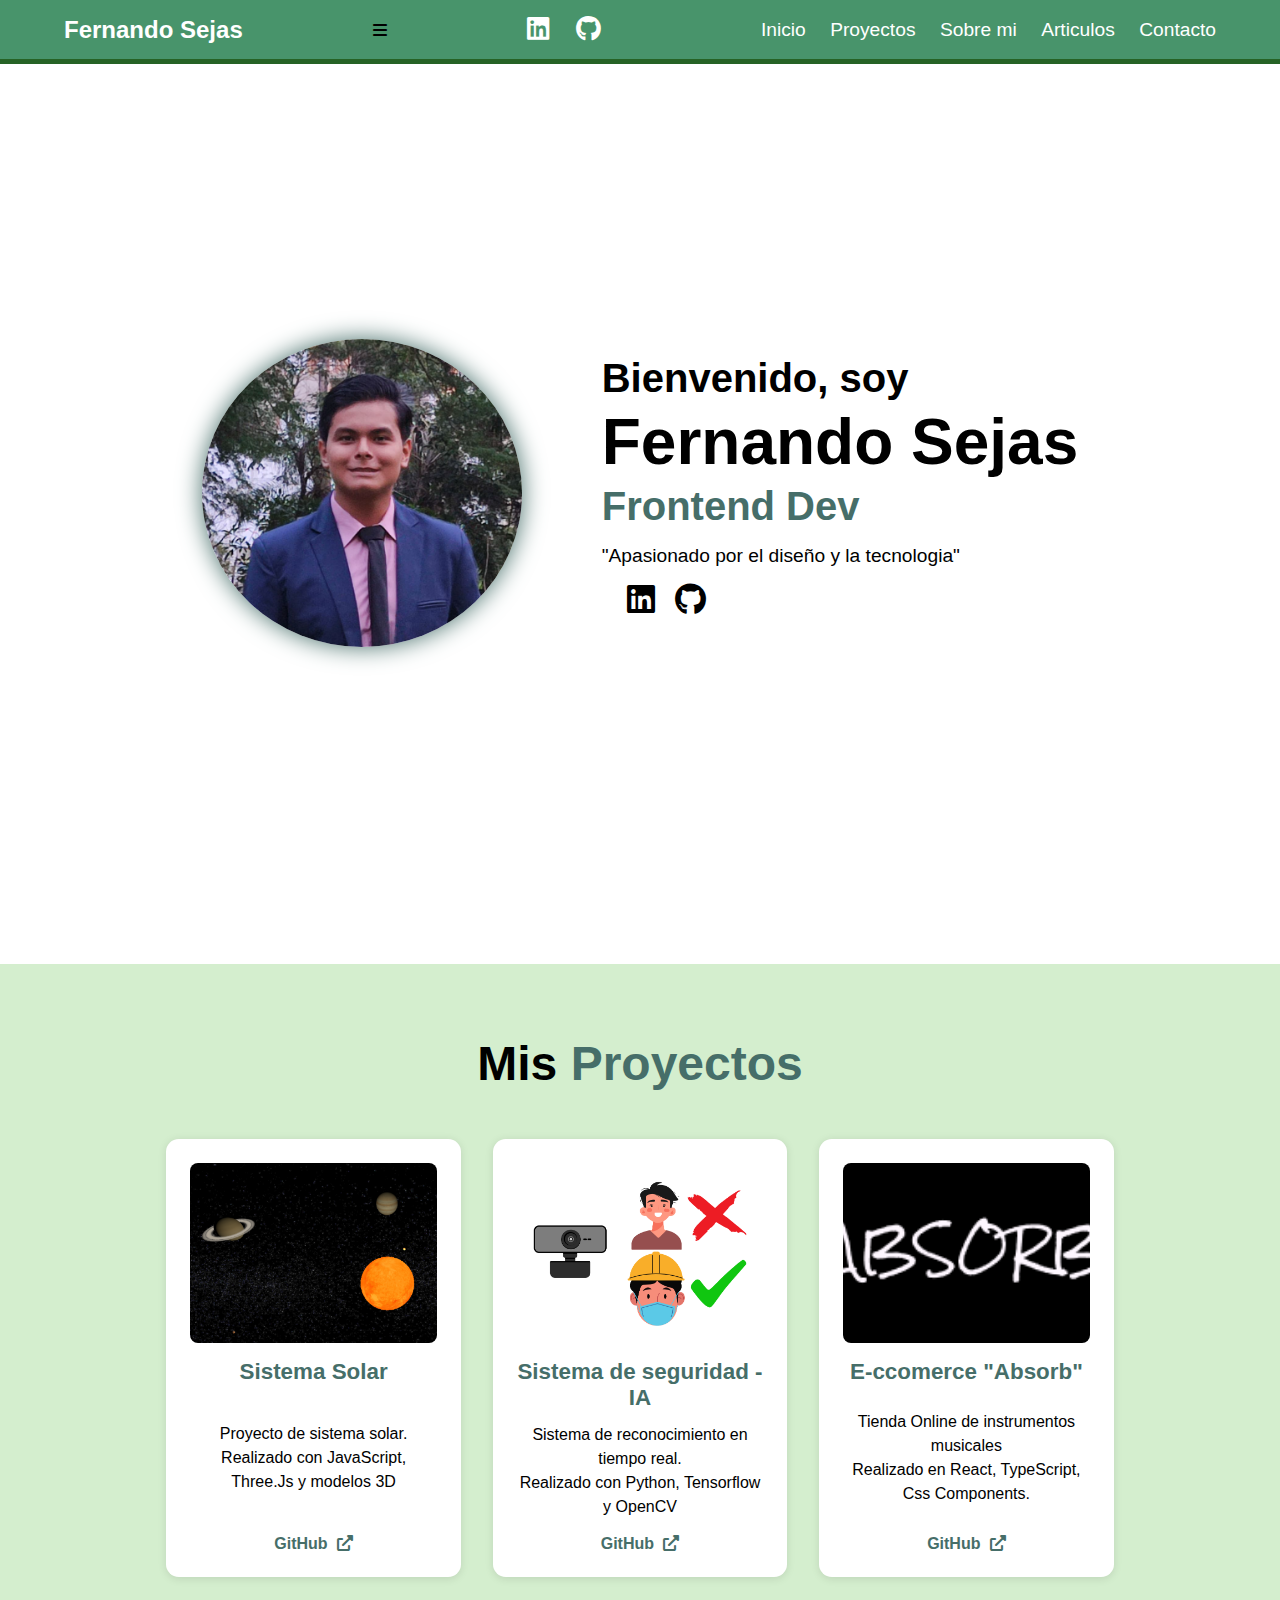
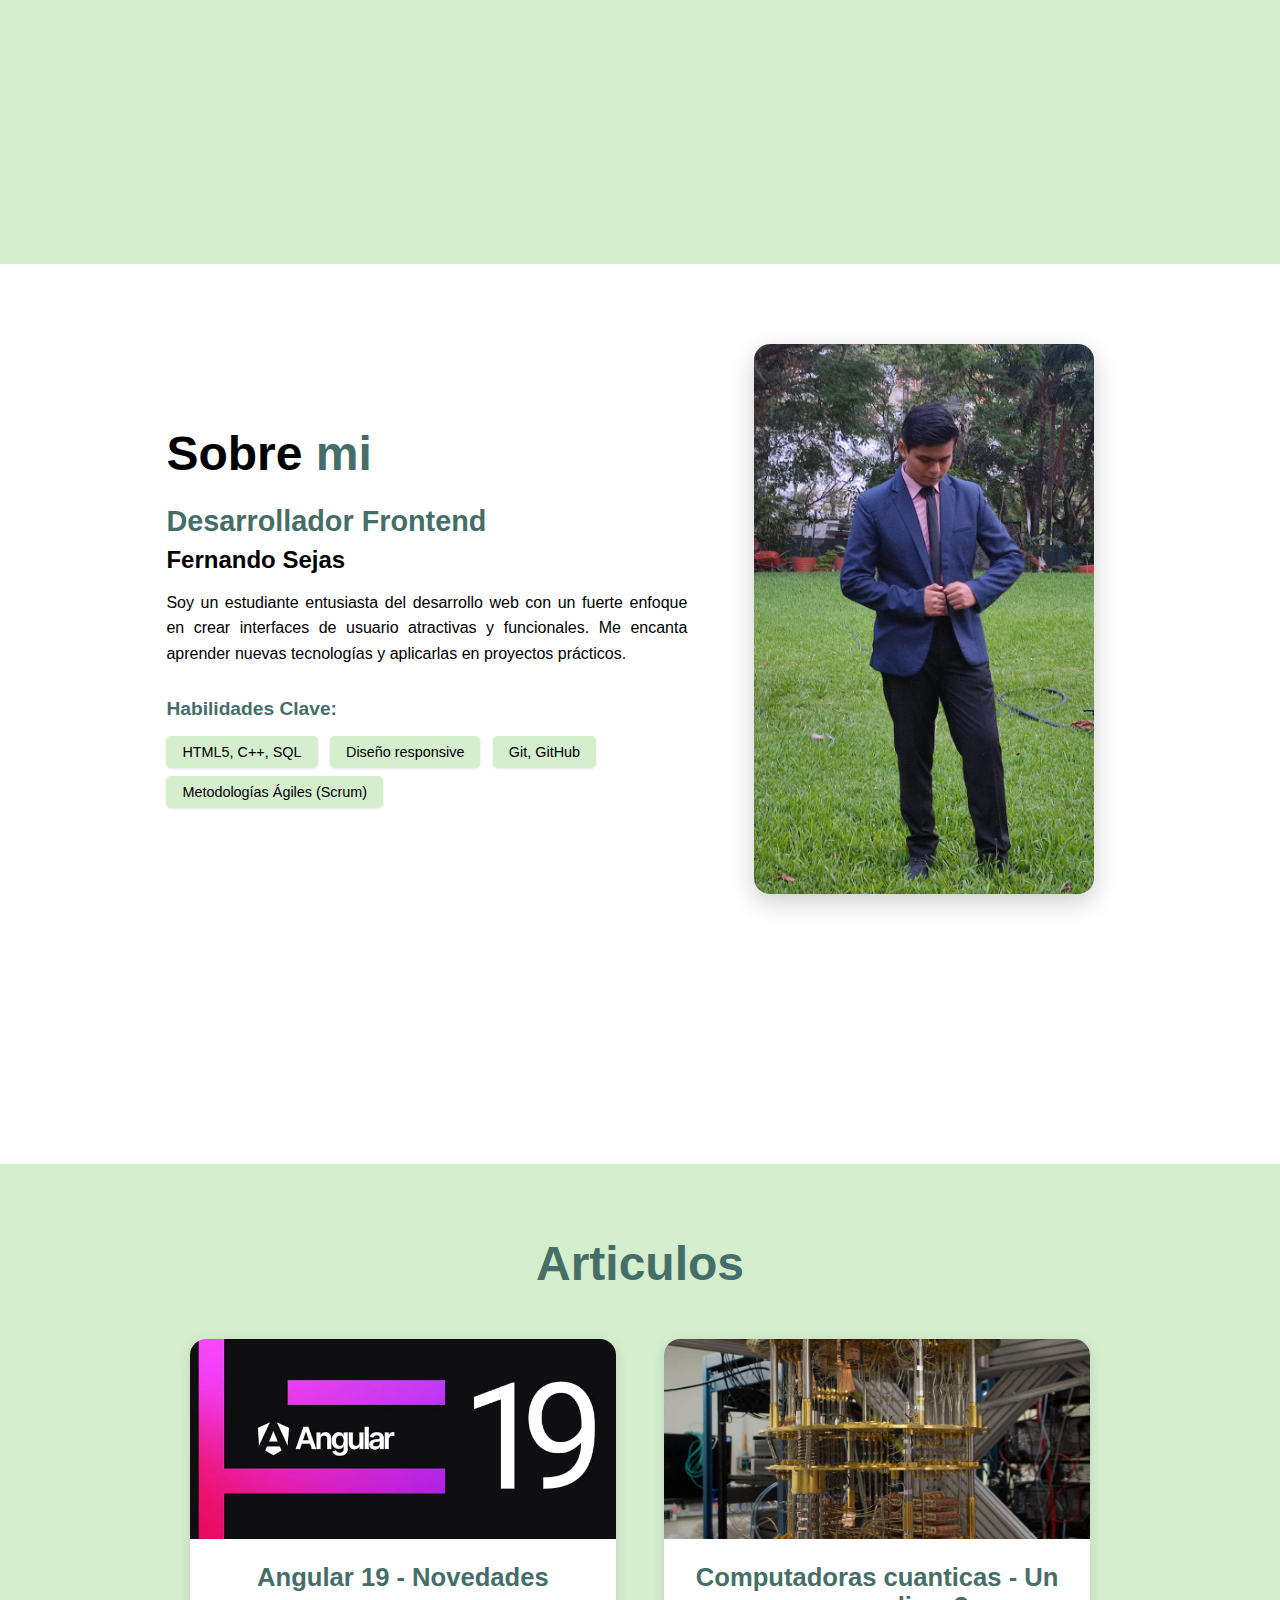
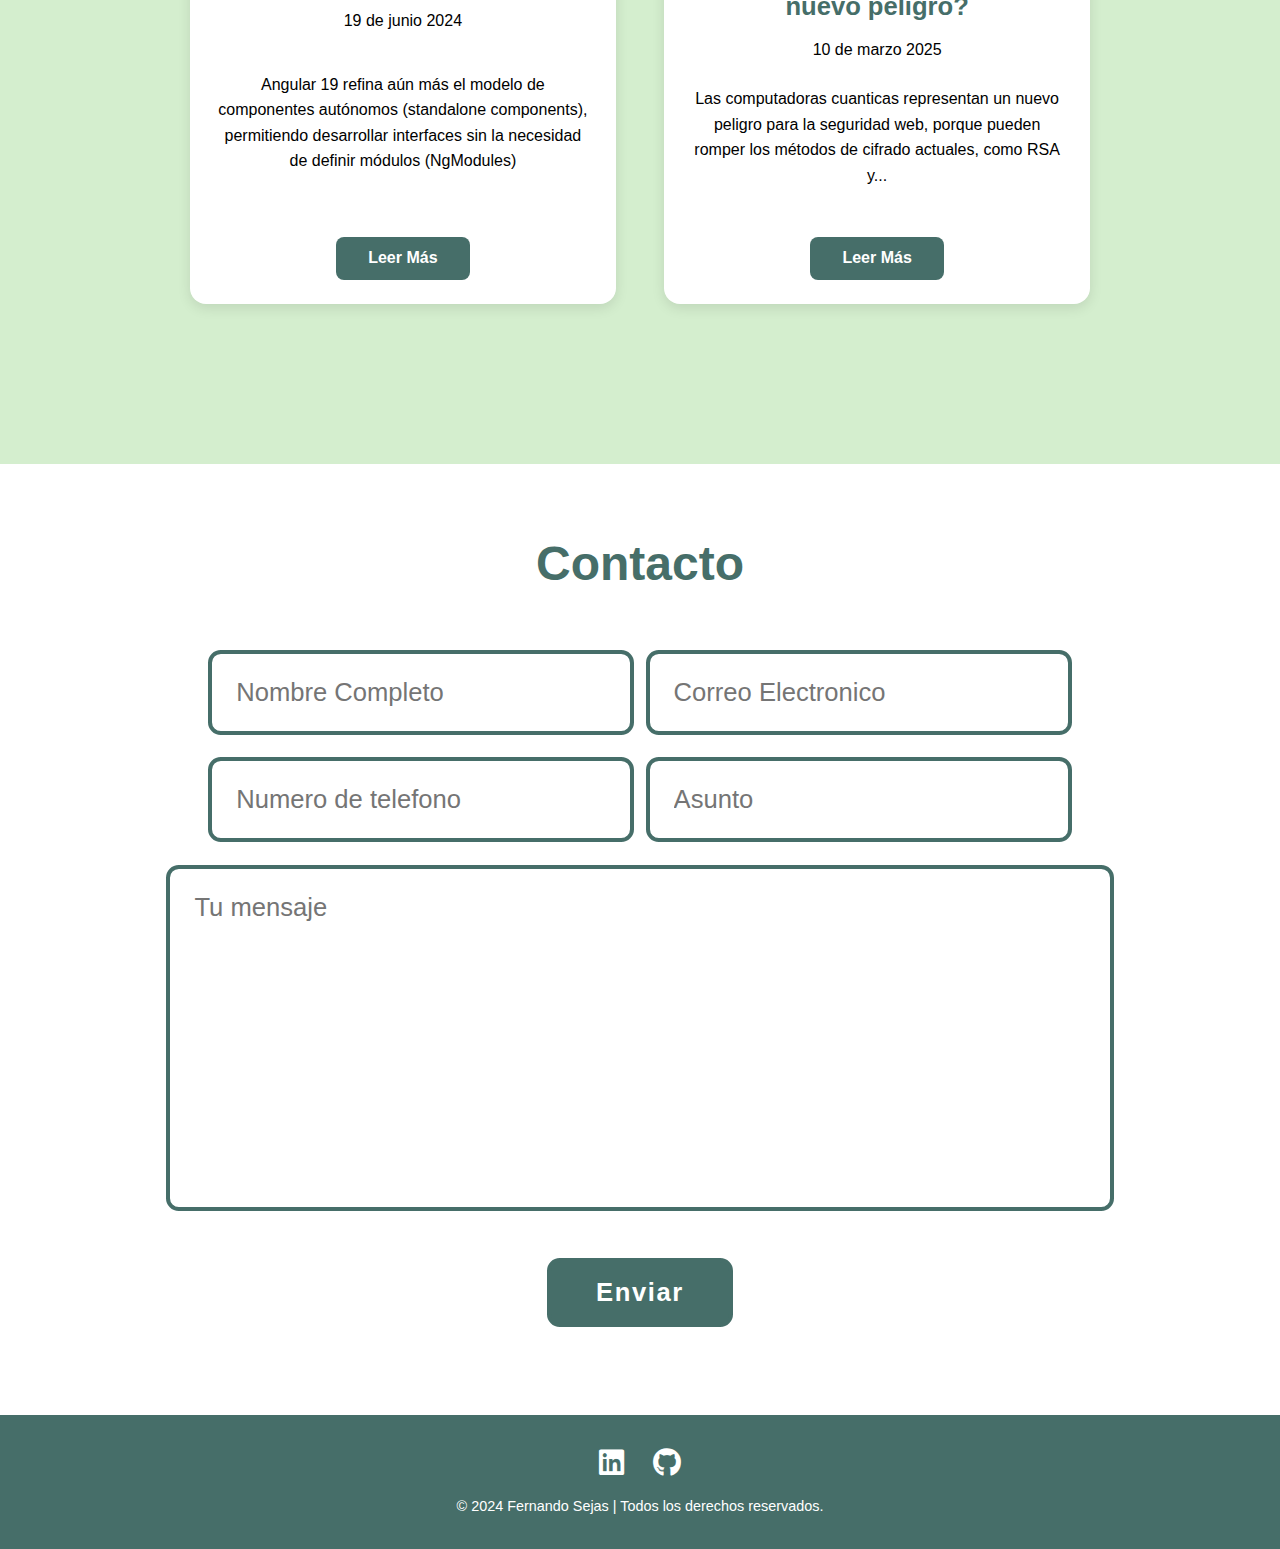
<file: index.html>
<!DOCTYPE html>
<html lang="es">
<head>
    <meta charset="UTF-8">
    <meta name="viewport" content="width=device-width, initial-scale=1.0">

    <title>Fernando Sejas | Portafolio</title>

    <meta name="description" content="Portafolio personal de Fernando Sejas, mostrando proyectos, artículos y experiencia.">
    <meta name="keywords" content="portafolio, desarrollo web, Fernando Sejas, proyectos, frontend, backend">
    <meta name="author" content="Fernando Sejas">
    <link rel="stylesheet" href="styles.css">
    <link rel="stylesheet" href="https://cdnjs.cloudflare.com/ajax/libs/font-awesome/6.0.0-beta3/css/all.min.css">

</head>
<body>
    <header class="header">
        <a href="#inicio" class="logo">Fernando Sejas</a>

        <i class="fas fa-bars" id="menu-icon"></i>

        <!--iconos de redes sociales -->
        <div class="social-icons">
            <a href="https://www.linkedin.com/in/fernando-sejas-344495285" target="_blank" aria-label="LinkedIn Profile">
                <i class="fab fa-linkedin"></i>
            </a>
            <a href="https://github.com/FerSV4" target="_blank" aria-label="GitHub Profile">
                <i class="fab fa-github"></i>
            </a>
        </div>

        <nav class="navbar">
            <a href="#inicio">Inicio</a>
            <a href="#proyectos">Proyectos</a>
            <a href="#SobreMi">Sobre mi</a>
            <a href="#articulos">Articulos</a>
            <a href="#contacto">Contacto</a>
        </nav> 
    </header>

    <!-- SECCION DE INICIO -->

    <section class="inicio" id="inicio">
      <div class="inicio-img">
        <img src="assets/profile.png" alt="Imagen de perfil">
      </div> 
      <div class="inicio-content">
        <h3> Bienvenido, soy </h3>
        <h1>Fernando Sejas</h1>
        <h3><span class="multiple-text"> Frontend Dev </span></h3>
        <p>"Apasionado por el diseño y la tecnologia"</p>
        
        <div class="inicio-social-icons">
          <a href="https://www.linkedin.com/in/fernando-sejas-344495285" target="_blank" aria-label="LinkedIn Profile">
              <i class="fab fa-linkedin"></i>
          </a>
          <a href="https://github.com/FerSV4" target="_blank" aria-label="GitHub Profile">
              <i class="fab fa-github"></i>
          </a>
      </div>
    </section>

    <!-- SECCION DE PROYECTOS -->
    <section class="proyectos" id="proyectos">
        <h2 class="heading">Mis <span>Proyectos</span></h2>

        <div class="proyectos-container">
            <div class="proyecto-card">
                <img src="assets/proyecto1.png" alt="Proyecto 1">
                <div class="proyecto-info">
                    <h4>Sistema Solar</h4>
                    <p>Proyecto de sistema solar. <br> Realizado con JavaScript, Three.Js y modelos 3D</p>
                    <a href="https://github.com/FerSV4/SolarSystem" target="_blank">GitHub <i class="fas fa-external-link-alt"></i></a>
                </div>
            </div>

            <div class="proyecto-card">
                <img src="assets/proyecto2.png" alt="Proyecto 2"> 
                <div class="proyecto-info">
                    <h4>Sistema de seguridad - IA</h4>
                    <p>Sistema de reconocimiento en tiempo real. <br> Realizado con Python, Tensorflow y OpenCV</p>
                    <a href="https://github.com/FerSV4/Sistema-de-seguridad-Inteligencia-Artificial" target="_blank">GitHub <i class="fas fa-external-link-alt"></i></a> 
                </div>
            </div>

            <div class="proyecto-card">
                <img src="assets/proyecto3.png" alt="Proyecto 3">
                <div class="proyecto-info">
                    <h4>E-ccomerce "Absorb"</h4>
                    <p>Tienda Online de instrumentos musicales <br> Realizado en React, TypeScript, Css Components.</p>      
                    <a href="https://github.com/FerSV4/AbsorbProject" target="_blank">GitHub <i class="fas fa-external-link-alt"></i></a>
                </div>
            </div>
        </div>
    </section>
    <!-- SECCION SOBRE MI -->
    <section class="sobremi" id="SobreMi">
      <div class="sobremi-container">
          <div class="sobremi-content">
              <h2 class="heading">Sobre <span>mi</span></h2>
              <h3>Desarrollador Frontend</h3> 
              <h4>Fernando Sejas</h4> 
              <p>
                  Soy un estudiante entusiasta del desarrollo web con un fuerte enfoque en crear interfaces de usuario atractivas y funcionales. Me encanta aprender nuevas tecnologías y aplicarlas en proyectos prácticos.
              </p>
              <div class="habilidades">
                  <h5>Habilidades Clave:</h5>
                  <ul>
                      <li>HTML5, C++, SQL</li>
                      <li>Diseño responsive</li>
                      <li>Git, GitHub</li>
                      <li>Metodologías Ágiles (Scrum)</li>
                  </ul>
              </div>
          </div>
          <div class="sobremi-img">
              <img src="assets/about.png" alt="Img Sobre Mi"> 
          </div>
      </div>
  </section>

    <!-- SECCION DE ARTICULOS -->
    <section class="articulos" id="articulos">
        <h2 class="heading"><span>Articulos</span></h2>

        <div class="articulos-container">
            <div class="articulo-card">
                <img src="assets/articulo1.png" alt="Articulo 1">
                <div class="articulo-info">
                    <h4>Angular 19 - Novedades</h4>
                    <p> 19 de junio 2024</p>
                    <p> Angular 19 refina aún más el modelo de componentes autónomos (standalone components), permitiendo desarrollar interfaces sin la necesidad de definir módulos (NgModules)</p>
                </div>
                <a href="#" target="_blank" class="btn-articulo">Leer Más</a>
            </div>

            <div class="articulo-card">
                <img src="assets/articulo2.png" alt="Articulo 2">
                <div class="articulo-info">
                    <h4>Computadoras cuanticas - Un nuevo peligro?</h4>
                    <p> 10 de marzo 2025</p>
                    <p>Las computadoras cuanticas representan un nuevo peligro para la seguridad web, porque pueden romper los métodos de cifrado actuales, como RSA y...</p>
                </div>
                <a href="#" target="_blank" class="btn-articulo">Leer Más</a>
            </div>
        </div>
    </section>
    <!-- SECCION DE CONTACTO -->
    <section id="contacto" class="contacto">
      <h2 class="heading">Contacto <span></span></h2>

      <form action="#">
        <div class="input-box">
            <input type="text" name="nombre" placeholder="Nombre Completo">
            <input type="email" name="email" placeholder="Correo Electronico">
        </div>
        <div class="input-box">
            <input type="number" name="numero" placeholder="Numero de telefono">
            <input type="text" name="asunto" placeholder="Asunto">
        </div>

        <textarea name="mensaje" id="" cols="30" rows="10" placeholder="Tu mensaje"></textarea>
        <input type="submit" value="Enviar" class="btn">
    </form>
  </section>
    
    
    <!-- SECCION DE FOOTER -->
    <footer class="footer">
        <div class="footer-social-icons">
            <a href="https://www.linkedin.com/in/fernando-sejas-344495285" target="_blank" aria-label="LinkedIn Profile">
                <i class="fab fa-linkedin"></i>
            </a>
            <a href="https://github.com/FerSV4" target="_blank" aria-label="GitHub Profile">
                <i class="fab fa-github"></i>
            </a>
        </div>
        <p class="footer-text">© 2024 Fernando Sejas | Todos los derechos reservados.</p> 
    </footer>
    <script src="script.js"></script>

  </body>
</html>
</file>
<file: styles.css>
* {
    margin: 0;
    padding: 0;
    box-sizing: border-box;
    text-decoration: none;
    border: none;
    outline: none;
    scroll-behavior: smooth;
    font-family: -apple-system, sans-serif;
}

:root {
    --bg-color: #fff;
    --snd-bg-color: #d4eece;
    --text-color: #000;
    --main-color: #466e69;
}
html {
    overflow-x: hidden;
}

body {
    background: var(--bg-color);
    color: var(--text-color);
}

section {
    min-height: 100vh;
    padding: 0.1rem 13% 2.5rem;
}

/* Estilos para body*/
body {
    margin: 0;
    font-family: Arial, Helvetica, sans-serif;
}

/* Estilos para el header */
.header {
    position: sticky;
    top: 0;
    left: 0;
    width: 100%;
    z-index: 100;
    display: flex; 
    justify-content: space-between; 
    align-items: center; 
    padding: 15px 5%; 
    background-color: #48946b; 
    border-bottom: 5px solid #266325; 
}

/* Estilo logo */
.logo {
    font-size: 1.5em; 
    font-weight: bold; 
    color: #ffffff;
    text-decoration: none; 
}

/* Estilos barra de navegación */
.navbar a {
    margin-left: 20px; 
    color: #ffffff;
    text-decoration: none;
    font-size: 1.2em;
}

/* Estilo de enlaces*/
.navbar a:hover {
    color: #000000;
    text-decoration: underline dotted black;
}

/* iconos redes sociales */
.social-icons {
    text-decoration: none;
}

.social-icons a {
    color: #ffffff; 
    font-size: 1.6em; 
    margin: 0 10px; 
    text-decoration: none; 
    transition: color 0.3s ease; 
}

.social-icons a:hover {
    color: #000000;
}

/* Estilos de SECCION INICIO */
.inicio-social-icons {
    padding : 15px;
    text-decoration: none;
    display: flex;

}
.inicio-social-icons a {
    color: #000000;
    font-size: 2em; 
    margin: 0 10px; 
    text-decoration: none;
    transition: color 0.3s ease; 
}
.inicio-social-icons a:hover {
    color: #868484; 
}

.inicio {
    display: flex;
    justify-content: center;
    align-items: center;
}

.inicio-img img {
    width: 25vw;
    animation: floatImage 4s ease-in-out infinite;
    border-radius: 50%;
    box-shadow: 0 0 25px var(--main-color);
    cursor: pointer;
    transition: 0.4s ease-in-out;
}

.inicio-img img:hover {
    box-shadow: 0 0 25px var(--main-color),
                0 0 35px var(--main-color),
                0 0 55px var(--main-color);
}

.inicio-content {
    margin-left: 5rem;
}

.inicio-content h3 {
    font-size: 2.5rem;
    font-weight: 700;
}

.inicio-content h3:nth-of-type(2) {
    margin-bottom: 1rem;
}

span {
    color: var(--main-color);
}

.inicio-content h1 {
    font-size: 4rem;
    font-weight: 700;
    line-height: 1.3;
}

.inicio-content p {
    font-size: 1.2rem;
}

/* Estilos SECCION PROYECTOS */
.proyectos {
    background: var(--snd-bg-color); 
    padding-bottom: 5rem; 
}

.heading { 
    padding-top: 70px;
    text-align: center;
    font-size: 3rem;
    margin-bottom: 3rem;
}

.heading span { 
    color: var(--main-color);
}

.proyectos-container {
    display: grid; 
    grid-template-columns: repeat(auto-fit, minmax(250px, 1fr)); 
    gap: 2rem; 
    justify-content: center; 
    align-items: start;
}

.proyecto-card {
    background: var(--bg-color); 
    border-radius: 0.8rem;
    box-shadow: 0 0.1rem 0.5rem rgba(0, 0, 0, 0.1); 
    overflow: hidden; 
    text-align: center;
    padding: 1.5rem;
    transition: transform 0.3s ease, box-shadow 0.3s ease;
    display: flex;
    flex-direction: column;
    height: 100%; 
}

.proyecto-card:hover {
    transform: translateY(-5px); 
    box-shadow: 0 0.3rem 1rem rgba(0, 0, 0, 0.15);
}

.proyecto-card img {
    width: 100%;
    height: 180px; 
    object-fit: cover; 
    border-radius: 0.5rem;
    margin-bottom: 1rem;
}

.proyecto-info {
    flex-grow: 1; 
    display: flex;
    flex-direction: column;
    justify-content: space-between; 
}

.proyecto-info h4 {
    font-size: 1.4rem;
    color: var(--main-color);
    margin-bottom: 0.8rem;
}

.proyecto-info p {
    font-size: 1rem;
    line-height: 1.5;
    margin-bottom: 1rem; 
}

/* Estilos Boton Github */

.proyecto-info a {
    color: var(--main-color);
    text-decoration: none;
    font-weight: 600;
}

.proyecto-info a:hover {
    text-decoration: underline;
}

.proyecto-info a i {
    margin-left: 0.3rem;
}

/* Estilos SECCION FOOTER */
.footer {
    background-color: var(--main-color); 
    color: #ffffff; 
    padding: 2rem 5%; 
    text-align: center; 
    margin-top: auto;
}

.footer-social-icons {
    margin-bottom: 1rem; 
}

.footer-social-icons a {
    color: #ffffff; 
    font-size: 1.8em; 
    margin: 0 10px;
    text-decoration: none;
    transition: color 0.3s ease;
}

.footer-social-icons a:hover {
    color: var(--snd-bg-color); 
}

.footer-text {
    font-size: 0.9rem;
    line-height: 1.5;
}

/* Estilos SECCION ARTICULOS */
.articulos {
    background: var(--snd-bg-color);
    padding-bottom: 7rem; 
}

.articulos-container {
    display: flex; 
    justify-content: center;
    align-items: stretch; 
    flex-wrap: wrap; 
    gap: 3rem; 
}

.articulo-card {
    background: var(--bg-color); 
    border-radius: 1rem;
    box-shadow: 0 0.2rem 0.8rem rgba(0, 0, 0, 0.1);
    overflow: hidden;
    display: flex;
    flex-direction: column;
    width: clamp(300px, 45%, 500px);
    transition: transform 0.3s ease, box-shadow 0.3s ease;
}

.articulo-card:hover {
    transform: translateY(-7px);
    box-shadow: 0 0.4rem 1.2rem rgba(0, 0, 0, 0.2);
}

.articulo-card img {
    width: 100%;
    height: 200px; 
    object-fit: cover;
}

.articulo-info {
    padding: 1.5rem;
    text-align: center;
    flex-grow: 1;
    display: flex;
    flex-direction: column;
}

.articulo-info h4 {
    font-size: 1.6rem;
    color: var(--main-color);
    margin-bottom: 1rem;
}

.articulo-info p {
    font-size: 1rem;
    line-height: 1.6;
    margin-bottom: 1.5rem;
    flex-grow: 1; 
}

.btn-articulo {
    display: block; 
    width: fit-content;
    margin: 0 auto 1.5rem auto; 
    padding: 0.8rem 2rem;
    background-color: var(--main-color);
    color: #ffffff;
    border-radius: 0.5rem;
    font-weight: 600;
    text-align: center;
    transition: background-color 0.3s ease;
}

.btn-articulo:hover {
    background-color: #365853; 
}

/* Estilos SECCION SOBRE MI */
.sobremi {
    background: var(bg-color); 
    padding: 5rem 13% 5rem; 
}

.sobremi-container {
    display: flex;
    align-items: center; 
    justify-content: space-between;
    gap: 2rem; 
    flex-wrap: wrap; 
}

.sobremi-content {
    flex: 1 1 55%; 
    max-width: 55%; 
}

.sobremi-content h2.heading {
    text-align: left;
    padding-top: 0; 
    margin-bottom: 1.5rem;
}

.sobremi-content h3 {
    font-size: 1.8rem;
    color: var(--main-color);
    margin-bottom: 0.5rem;
}

.sobremi-content h4 {
    font-size: 1.5rem;
    font-weight: 600;
    margin-bottom: 1rem;
}

.sobremi-content p {
    font-size: 1rem;
    line-height: 1.6;
    text-align: justify; 
    margin-bottom: 1.5rem;
}

.habilidades {
    margin-top: 2rem;
}

.habilidades h5 {
    font-size: 1.2rem;
    margin-bottom: 1rem;
    color: var(--main-color);
}

.habilidades ul {
    list-style: none;
    padding: 0;
}

.habilidades ul li {
    background: var(--snd-bg-color); 
    color: var(--text-color);
    padding: 0.5rem 1rem;
    margin-bottom: 0.5rem;
    border-radius: 0.3rem;
    display: inline-block; 
    margin-right: 0.5rem; 
    font-size: 0.9rem;
    box-shadow: 0 1px 3px rgba(0,0,0,0.1);
}

.sobremi-img {
    flex: 1 1 40%; 
    max-width: 40%;
    text-align: center; 
}

.sobremi-img img {
    max-width: 100%; 
    height: auto;
    border-radius: 1rem; 
    box-shadow: 0 0.5rem 1.5rem rgba(0, 0, 0, 0.2);
}


@media (max-width: 992px) {
    .sobremi-container {
        flex-direction: column-reverse; 
        gap: 2rem;
    }
    .sobremi-content, .sobremi-img {
        flex: 1 1 100%;
        max-width: 100%;
        text-align: center;
    }
    .sobremi-content h2.heading {
        text-align: center; 
    }
    .sobremi-content p {
        text-align: center; 
    }
    .habilidades ul li {
        display: block; 
        margin-right: 0;
        margin-bottom: 0.5rem;
    }
}

.contacto {
    background: var(bg-color); 
}

.contacto heading {
    align-items: center;
}

.contacto h2 {
    margin-bottom: 3rem;
    color: var(--main-color);
}

.contacto form {
    max-width: 80rem;
    margin: 1rem auto;
    text-align: center;
    margin-bottom: 3rem;
}


.contacto form .input-box {
    display: flex;
    justify-content: center;
    flex-wrap: wrap;
}

.contacto form .input-box input,
.contacto form textarea {
    width: 100%;
    padding: 1.5rem;
    font-size: 1.6rem;
    color: var(--text-color);
    background: var(bg-color);
    border-radius: 0.8rem;
    border: 0.25rem solid var(--main-color);
    margin: 0.7rem 0;
    resize: none;
}
.contacto form .input-box input {
    width: 45%;
    margin: 0.7rem 0.35rem;
}
.contacto form .btn{
    margin-top: 2rem;
    display: inline-block; 
    padding: 1rem 2.8rem; 
    background: var(--main-color); 
    border-radius: 0.8rem; 
    font-size: 1.6rem; 
    color: #ffffff; 
    letter-spacing: 0.1rem; 
    font-weight: 600; 
    transition: .5s ease; 
    cursor: pointer; 
    border: .25rem solid var(--main-color); 
}

.contacto form .btn:hover {
    background: transparent;
    color: var(--main-color);
}

/* Media Queries*/

/* Mediano */
@media (max-width: 1200px) {
    html {
        font-size: 90%;
    }
    section {
        padding: 5rem 9% 2rem; 
    }
}

@media (max-width: 992px) {
    .header {
        padding: 15px 3%; 
    }
    .navbar {
        position: absolute;
        top: 100%;
        left: -100%; 
        width: 100%;
        padding: 1rem 3%;
        background: var(--main-color);
        transition: .3s ease;
        flex-direction: column;
        align-items: flex-start;
    }
    .navbar.active { 
        left: 0;
    }
    .navbar a {
        display: block; 
        font-size: 1.5rem;
        margin: 1rem 0;
    }
    
    #menu-icon {
        display: block; 
        font-size: 2rem;
        color: #fff;
        cursor: pointer;
    }
    .social-icons {
        display: none;
    }

    .inicio {
        flex-direction: column-reverse; 
        text-align: center;
    }
    .inicio-content {
        margin-left: 0;
        margin-top: 2rem;
    }
    .inicio-content h1 {
        font-size: 3rem;
    }
    .inicio-content h3 {
        font-size: 2rem;
    }
    .inicio-img img {
        width: 50vw;
        margin-top: 2rem;
    }
    .inicio-social-icons {
        justify-content: center;
    }

    .proyectos-container {
        grid-template-columns: repeat(auto-fit, minmax(200px, 1fr)); 
    }

    .articulos-container {
        gap: 2rem;
    }
    .articulo-card {
        width: clamp(250px, 80%, 400px); 
    }

    .habilidades ul li {
        display: block;
        margin-right: 0;
        margin-bottom: 0.5rem;
    }

    .contacto form .input-box input {
        width: 100%; 
        margin: 0.7rem 0;
    }
}

/*Cel*/
@media (max-width: 768px) {
    html {
        font-size: 80%;
    }
    section {
        padding: 4rem 5% 2rem;
    }
    .heading {
        font-size: 2.5rem;
    }
    .inicio-content h1 {
        font-size: 2.5rem;
    }
    .inicio-img img {
        width: 65vw;
    }
    .proyectos-container {
        grid-template-columns: 1fr;
    }
    .articulo-card {
        width: 90%; 
    }
    .footer {
        padding: 1.5rem 5%;
    }
}

@media (max-width: 480px) {
    html {
        font-size: 75%;
    }
    .logo {
        font-size: 1.2em;
    }
    .inicio-content h1 {
        font-size: 2.2rem;
    }
    .inicio-content h3 {
        font-size: 1.8rem;
    }
    .inicio-content p {
        font-size: 1rem;
    }
    .inicio-img img {
        width: 75vw;
    }
    .heading {
        font-size: 2.2rem;
    }
    .proyecto-info h4 {
        font-size: 1.2rem;
    }
    .articulo-info h4 {
        font-size: 1.4rem;
    }
    .contacto form {
        max-width: 95%;
    }
    .contacto form .input-box input,
    .contacto form textarea {
        font-size: 1.4rem;
        padding: 1rem;
    }
    .contacto form .btn {
        font-size: 1.4rem;
        padding: 0.8rem 2rem;
    }
}
</file>
